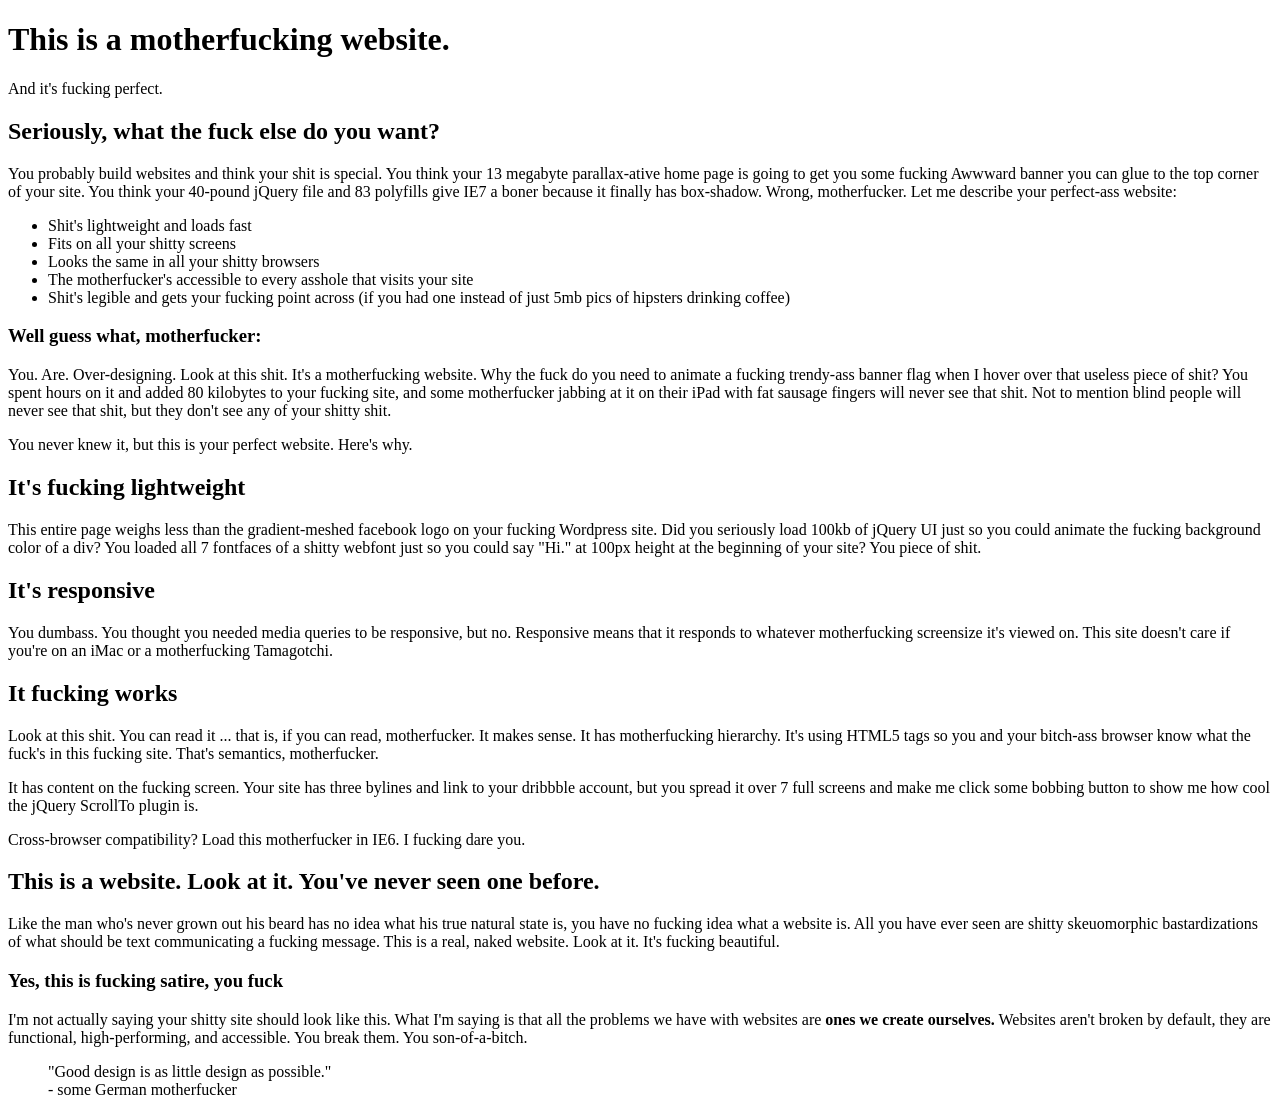
<file: Lab/index.html>
<!DOCTYPE html>
<html lang="en">

<head>
    <meta charset="UTF-8">
    <meta name="viewport" content="width=device-width, initial-scale=1.0">
    <title>Document</title>
</head>

<body>
    <h1>This is a motherfucking website.</h1>
    <p>And it's fucking perfect.</p>
    <h2>Seriously, what the fuck else do you want?</h2>
    <p>You probably build websites and think your shit is special. You think your 13 megabyte parallax-ative home page
        is going to get you some fucking Awwward banner you can glue to the top corner of your site. You think your
        40-pound jQuery file and 83 polyfills give IE7 a boner because it finally has box-shadow. Wrong, motherfucker.
        Let me describe your perfect-ass website:
    </p>
    <ul>
        <li>Shit's lightweight and loads fast
        </li>
        <li>Fits on all your shitty screens
        </li>
        <li>Looks the same in all your shitty browsers
        </li>
        <li>The motherfucker's accessible to every asshole that visits your site
        </li>
        <li>Shit's legible and gets your fucking point across (if you had one instead of just 5mb pics of hipsters
            drinking coffee)
        </li>
    </ul>
    <h3>Well guess what, motherfucker:
    </h3>
    <p>You. Are. Over-designing. Look at this shit. It's a motherfucking website. Why the fuck do you need to animate a
        fucking trendy-ass banner flag when I hover over that useless piece of shit? You spent hours on it and added 80
        kilobytes to your fucking site, and some motherfucker jabbing at it on their iPad with fat sausage fingers will
        never see that shit. Not to mention blind people will never see that shit, but they don't see any of your shitty
        shit.
    </p>
    <p>You never knew it, but this is your perfect website. Here's why.
    </p>
    <h2>It's fucking lightweight
    </h2>
    <p>This entire page weighs less than the gradient-meshed facebook logo on your fucking Wordpress site. Did you
        seriously load 100kb of jQuery UI just so you could animate the fucking background color of a div? You loaded
        all 7 fontfaces of a shitty webfont just so you could say "Hi." at 100px height at the beginning of your site?
        You piece of shit.
    </p>
    <h2>It's responsive
    </h2>
    <p>You dumbass. You thought you needed media queries to be responsive, but no. Responsive means that it responds to
        whatever motherfucking screensize it's viewed on. This site doesn't care if you're on an iMac or a motherfucking
        Tamagotchi.
    </p>
    <h2>It fucking works
    </h2>
    <p>Look at this shit. You can read it ... that is, if you can read, motherfucker. It makes sense. It has
        motherfucking hierarchy. It's using HTML5 tags so you and your bitch-ass browser know what the fuck's in this
        fucking site. That's semantics, motherfucker.
    </p>
    <p>It has content on the fucking screen. Your site has three bylines and link to your dribbble account, but you
        spread it over 7 full screens and make me click some bobbing button to show me how cool the jQuery ScrollTo
        plugin is.
    </p>
    <p>Cross-browser compatibility? Load this motherfucker in IE6. I fucking dare you.
    </p>
    <h2>This is a website. Look at it. You've never seen one before.
    </h2>
    <p>Like the man who's never grown out his beard has no idea what his true natural state is, you have no fucking idea
        what a website is. All you have ever seen are shitty skeuomorphic bastardizations of what should be text
        communicating a fucking message. This is a real, naked website. Look at it. It's fucking beautiful.
    </p>
    <h3>Yes, this is fucking satire, you fuck
    </h3>
    <p>I'm not actually saying your shitty site should look like this. What I'm saying is that all the problems we have
        with websites
        are <strong>ones we create ourselves.</strong> Websites aren't broken by default, they are functional,
        high-performing, and accessible. You break them. You son-of-a-bitch.
    </p>
    <blockquote>"Good design is as little design as possible."

        <br>
        - some German motherfucker
    </blockquote>
</body>

</html>
</file>
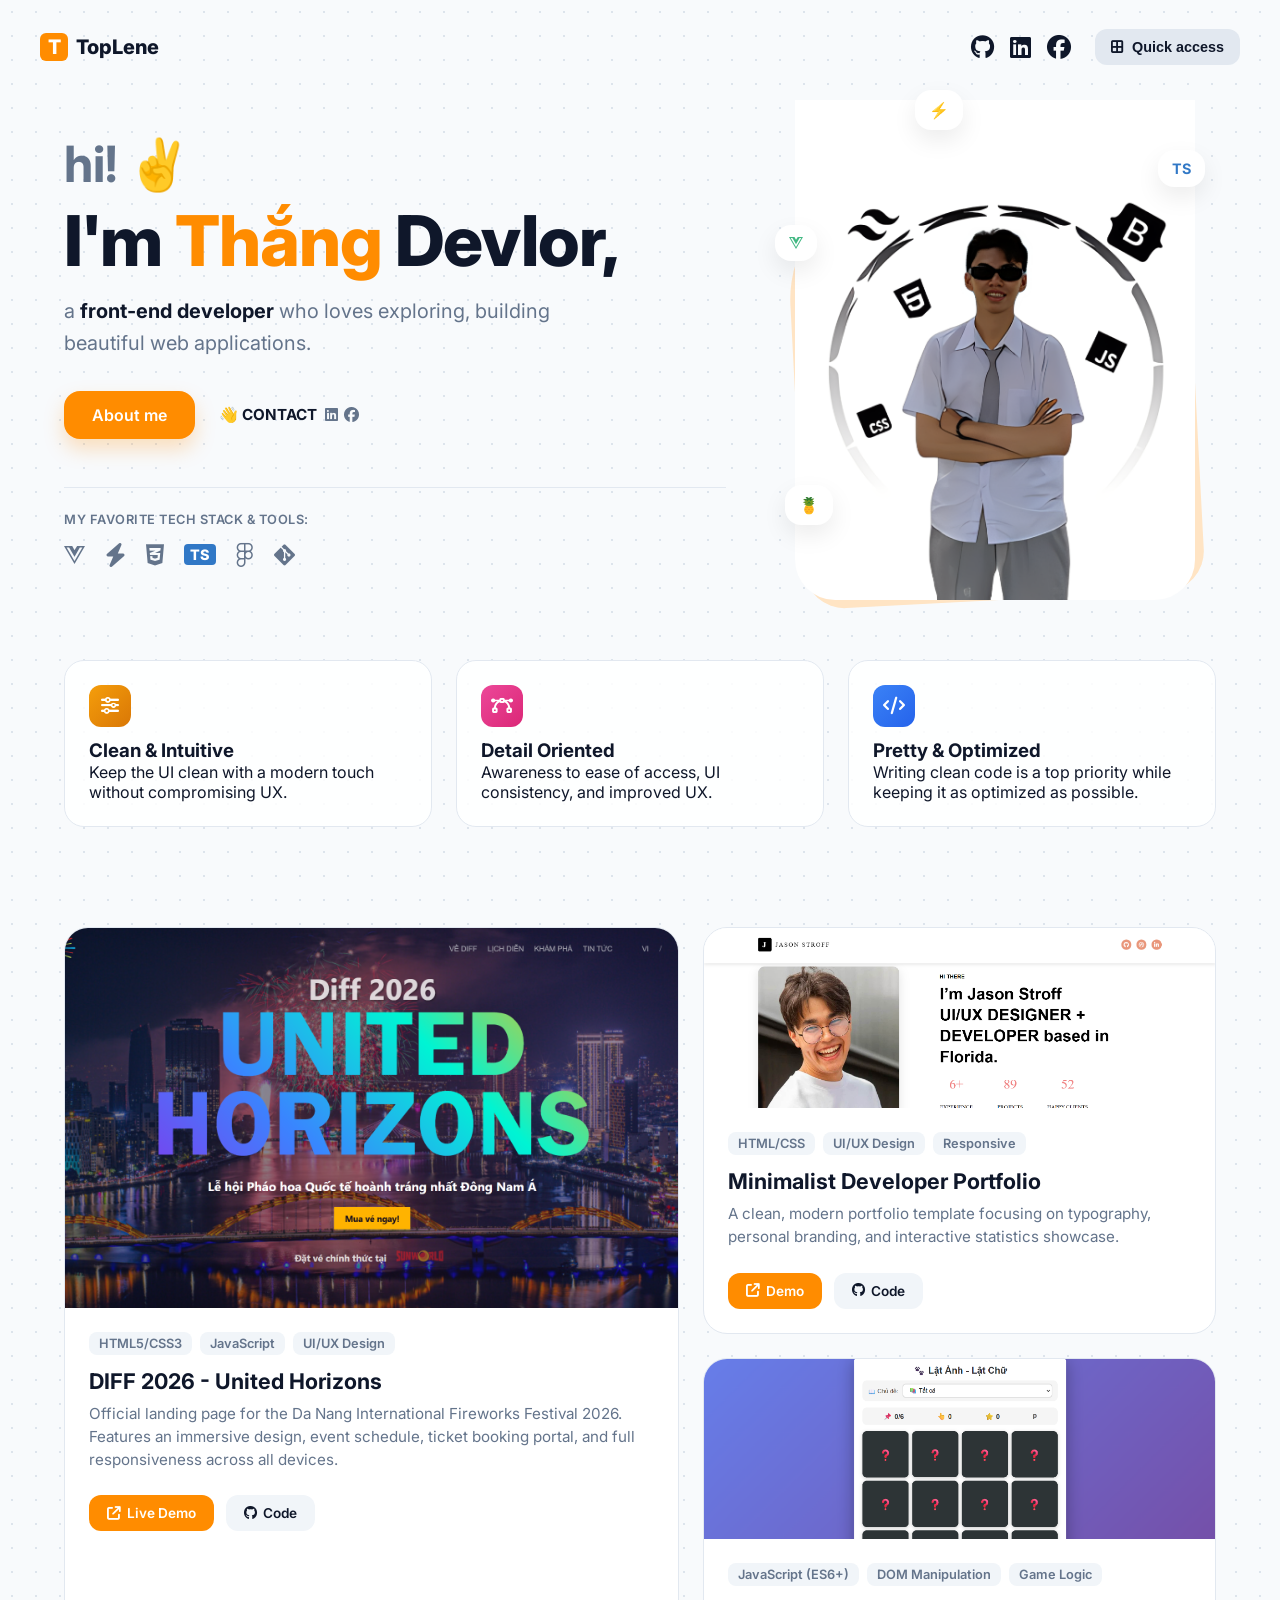
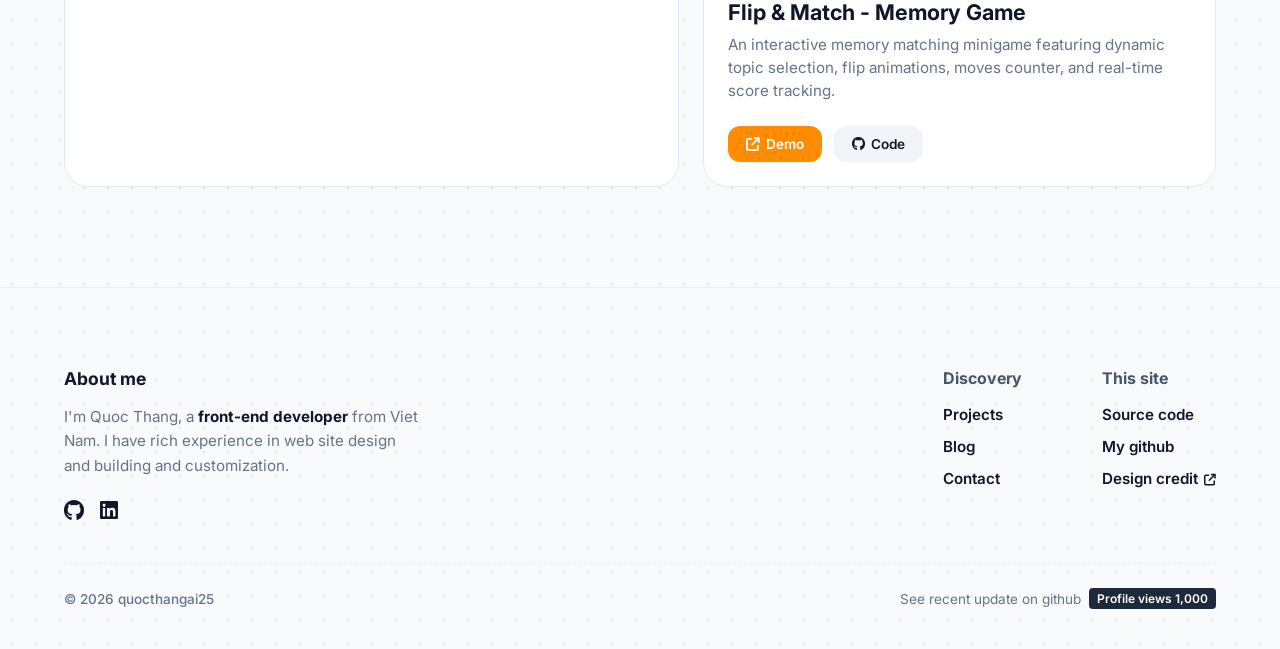
<file: Lab12/index.html>
<!doctype html>
<html lang="vi">
  <head>
    <meta charset="UTF-8" />
    <meta name="viewport" content="width=device-width, initial-scale=1.0" />
    <title>Portfolio - Front-End Developer</title>
    <link rel="stylesheet" href="style.css" />
    <!-- Font chữ Inter từ Google Fonts -->
    <link rel="preconnect" href="https://fonts.googleapis.com" />
    <link rel="preconnect" href="https://fonts.gstatic.com" crossorigin />
    <link
      href="https://fonts.googleapis.com/css2?family=Inter:wght@400;500;600;700;800&display=swap"
      rel="stylesheet"
    />
    <!-- FontAwesome để lấy các icon mạng xã hội -->
    <link
      rel="stylesheet"
      href="https://cdnjs.cloudflare.com/ajax/libs/font-awesome/6.4.0/css/all.min.css"
    />
  </head>
  <body>
    <!-- Background Grid Pattern -->
    <div class="bg-pattern"></div>

    <!-- Header -->
    <header class="header">
      <!-- Khối 1: Bên trái -->
      <div class="logo">
        <span class="logo-icon">T</span>
        <span class="logo-text">TopLene</span>
      </div>

      <!-- Khối 2: Bên phải -->
      <div class="header-right">
        <div class="social-icons">
          <a href="https://github.com/quocthangai25"
            ><i class="fa-brands fa-github"></i
          ></a>
          <a href="#"><i class="fa-brands fa-linkedin"></i></a>
          <a href="#"><i class="fa-brands fa-facebook"></i></a>
        </div>
        <button class="btn-quick">
          <i class="fa-solid fa-border-all"></i> Quick access
        </button>
      </div>
    </header>

    <!-- Hero Section -->
    <!-- MAIN CONTAINER (Bao bọc toàn bộ nội dung trang) -->
    <main>
      <!-- 1. HERO SECTION -->
      <section class="hero" id="hero">
        <div class="container hero-container">
          <!-- Cột trái: Thông tin -->
          <div class="hero-content">
            <h3 class="hero-greeting">
              hi! <span class="wave-emoji">✌️</span>
            </h3>
            <h1 class="hero-title reveal-left">
              I'm <span class="highlight">Thắng</span> Devlor,
            </h1>
            <p class="hero-description reveal-left delay-1">
              a <strong>front-end developer</strong> who loves exploring,
              building beautiful web applications.
            </p>

            <!-- CTA Buttons -->
            <div class="hero-buttons reveal-left delay-2">
              <a
                href="https://www.linkedin.com/in/nguy%E1%BB%85n-qu%E1%BB%91c-th%E1%BA%AFng-b49872411/"
                class="btn btn-primary"
                >About me</a
              >
              <a href="#contact" class="link-contact">
                <span>👋 CONTACT</span>
                <div class="contact-icons">
                  <i class="fa-brands fa-linkedin"></i>
                  <i class="fa-brands fa-facebook"></i>
                </div>
              </a>
            </div>

            <!-- Tech Stack -->
            <div class="tech-stack reveal-left delay-3">
              <p class="tech-title">My favorite tech stack & tools:</p>
              <div class="tech-icons">
                <i class="fa-brands fa-vuejs" title="Vue.js"></i>
                <i class="fa-solid fa-bolt" title="Vite"></i>
                <i
                  class="fa-brands fa-css3-alt"
                  title="Tailwind CSS / CSS3"
                ></i>
                <span class="badge-ts" title="TypeScript">TS</span>
                <i class="fa-brands fa-figma" title="Figma"></i>
                <i class="fa-brands fa-git-alt" title="Git"></i>
              </div>
            </div>
          </div>

          <!-- Cột phải: Ảnh đại diện & Floating elements -->
          <div class="hero-visual reveal-right delay-1">
            <div class="avatar-wrapper">
              <!-- Hình khối nền phía sau ảnh -->
              <div class="avatar-bg"></div>

              <!-- Ảnh đại diện -->
              <img
                src="img/Foto de perfil instagram profesional minimalista beige (1) (1).png"
                alt="Profile"
                class="avatar-img"
              />

              <!-- Icon trôi nổi xung quanh -->
              <div class="floating-badge float-1">
                <span class="ts-text">TS</span>
              </div>
              <div class="floating-badge float-2">
                <i class="fa-brands fa-vuejs" style="color: #42b883"></i>
              </div>
              <div class="floating-badge float-3">🍍</div>
              <div class="floating-badge float-4">⚡</div>
            </div>
          </div>
        </div>
      </section>

      <!-- 2. VALUES / FEATURES SECTION (3 thẻ khoanh tròn) -->
      <section class="features-section reveal-up">
        <div class="container features-container">
          <div class="feature-card delay-0">
            <div class="feature-badge badge-amber">
              <i class="fa-solid fa-sliders"></i>
            </div>
            <div class="feature-content">
              <h3>Clean & Intuitive</h3>
              <p>
                Keep the UI clean with a modern touch without compromising UX.
              </p>
            </div>
          </div>

          <div class="feature-card delay-1">
            <div class="feature-badge badge-pink">
              <i class="fa-solid fa-bezier-curve"></i>
            </div>
            <div class="feature-content">
              <h3>Detail Oriented</h3>
              <p>
                Awareness to ease of access, UI consistency, and improved UX.
              </p>
            </div>
          </div>

          <div class="feature-card delay-2">
            <div class="feature-badge badge-blue">
              <i class="fa-solid fa-code"></i>
            </div>
            <div class="feature-content">
              <h3>Pretty & Optimized</h3>
              <p>
                Writing clean code is a top priority while keeping it as
                optimized as possible.
              </p>
            </div>
          </div>
        </div>
      </section>

      <!-- 3. FEATURED PROJECTS SECTION (Dự án nổi bật Bento Grid) -->
      <section class="projects-section" id="projects">
        <div class="container">
          <!-- THẺ BỌC LƯỚI BENTO GRID (BẮT BUỘC PHẢI CÓ) -->
          <div class="projects-grid">
            <!-- MAIN PROJECT (LEFT) -->
            <div class="project-card main-project reveal-left">
              <div class="project-image-wrapper">
                <img
                  src="img/Screenshot 2026-07-27 111728.png"
                  alt="DIFF 2026 Landing Page"
                  class="project-img"
                />
              </div>
              <div class="project-info">
                <div class="project-tags">
                  <span class="tag">HTML5/CSS3</span>
                  <span class="tag">JavaScript</span>
                  <span class="tag">UI/UX Design</span>
                </div>
                <h3 class="project-name">DIFF 2026 - United Horizons</h3>
                <p class="project-desc">
                  Official landing page for the Da Nang International Fireworks
                  Festival 2026. Features an immersive design, event schedule,
                  ticket booking portal, and full responsiveness across all
                  devices.
                </p>
                <div class="project-links">
                  <a
                    href="https://quocthangai25.github.io/SgroupLabNew/Lab10/"
                    class="btn-demo"
                    target="_blank"
                  >
                    <i class="fa-solid fa-arrow-up-right-from-square"></i> Live
                    Demo
                  </a>
                  <a
                    href="https://github.com/QuocThangAI25/SgroupLabNew/tree/main/Lab10"
                    class="btn-code"
                    target="_blank"
                  >
                    <i class="fa-brands fa-github"></i> Code
                  </a>
                </div>
              </div>
            </div>

            <!-- DỰ ÁN NHỎ 1 (Bên phải trên) -->
            <!-- DỰ ÁN NHỎ 1 (Bên phải trên - Minimalist Personal Portfolio) -->
            <div class="project-card sub-project reveal-right delay-1">
              <div class="project-image-wrapper">
                <!-- Bạn nhớ lưu ảnh vừa gửi vào thư mục img/ và thay tên file tương ứng nhé -->
                <img
                  src="img/Screenshot 2026-07-27 113035.png"
                  alt="Jason Stroff Portfolio"
                  class="project-img"
                />
              </div>
              <div class="project-info">
                <div class="project-tags">
                  <span class="tag">HTML/CSS</span>
                  <span class="tag">UI/UX Design</span>
                  <span class="tag">Responsive</span>
                </div>
                <h3 class="project-name">Minimalist Developer Portfolio</h3>
                <p class="project-desc">
                  A clean, modern portfolio template focusing on typography,
                  personal branding, and interactive statistics showcase.
                </p>
                <div class="project-links">
                  <a
                    href="https://quocthangai25.github.io/SgroupLabNew/Lab3/"
                    class="btn-demo"
                    target="_blank"
                  >
                    <i class="fa-solid fa-arrow-up-right-from-square"></i> Demo
                  </a>
                  <a
                    href="https://github.com/QuocThangAI25/SgroupLabNew/tree/main/Lab3"
                    class="btn-code"
                    target="_blank"
                  >
                    <i class="fa-brands fa-github"></i> Code
                  </a>
                </div>
              </div>
            </div>

            <!-- DỰ ÁN NHỎ 2 (Bên phải dưới) -->
            <!-- DỰ ÁN NHỎ 2 (Bên phải dưới - Interactive Memory Game) -->
            <div class="project-card sub-project reveal-up delay-2">
              <div class="project-image-wrapper">
                <!-- Đường dẫn đến ảnh chụp màn hình game Lật Ảnh - Lật Chữ -->
                <img
                  src="img/Screenshot 2026-07-27 141401.png"
                  alt="Memory Card Game"
                  class="project-img"
                />
              </div>
              <div class="project-info">
                <div class="project-tags">
                  <span class="tag">JavaScript (ES6+)</span>
                  <span class="tag">DOM Manipulation</span>
                  <span class="tag">Game Logic</span>
                </div>
                <h3 class="project-name">Flip & Match - Memory Game</h3>
                <p class="project-desc">
                  An interactive memory matching minigame featuring dynamic
                  topic selection, flip animations, moves counter, and real-time
                  score tracking.
                </p>
                <div class="project-links">
                  <a
                    href="https://quocthangai25.github.io/SgroupLabNew/Lab9/"
                    class="btn-demo"
                    target="_blank"
                  >
                    <i class="fa-solid fa-arrow-up-right-from-square"></i> Demo
                  </a>
                  <a
                    href="https://github.com/QuocThangAI25/SgroupLabNew/tree/main/Lab9"
                    class="btn-code"
                    target="_blank"
                  >
                    <i class="fa-brands fa-github"></i> Code
                  </a>
                </div>
              </div>
            </div>
          </div>
          <!-- Đóng .projects-grid -->
        </div>
        <!-- Đóng .container -->
      </section>
    </main>
    <footer class="site-footer">
      <!-- Thay lớp container thành footer-content-full -->
      <div class="footer-content-full">
        <!-- Cột trái: About me -->
        <div class="footer-about reveal-left">
          <h3 class="footer-title">About me</h3>
          <p class="footer-desc">
            I'm Quoc Thang, a <strong>front-end developer</strong> from Viet
            Nam. I have rich experience in web site design and building and
            customization.
          </p>
          <div class="footer-socials">
            <a
              href="https://github.com/quocthangai25"
              target="_blank"
              aria-label="GitHub"
            >
              <i class="fa-brands fa-github"></i>
            </a>
            <a href="#" target="_blank" aria-label="LinkedIn">
              <i class="fa-brands fa-linkedin"></i>
            </a>
          </div>
        </div>

        <!-- Cột phải: Discovery & This site -->
        <div class="footer-links-group reveal-right">
          <div class="footer-column">
            <h4 class="column-title">Discovery</h4>
            <ul class="footer-links">
              <li><a href="#projects">Projects</a></li>
              <li><a href="#blog">Blog</a></li>
              <li><a href="#contact">Contact</a></li>
            </ul>
          </div>

          <div class="footer-column">
            <h4 class="column-title">This site</h4>
            <ul class="footer-links">
              <li>
                <a
                  href="https://github.com/quocthangai25/SgroupLabNew"
                  target="_blank"
                  >Source code</a
                >
              </li>
              <li>
                <a href="https://github.com/quocthangai25" target="_blank"
                  >My github</a
                >
              </li>
              <li>
                <a href="#" target="_blank">
                  Design credit
                  <i class="fa-solid fa-arrow-up-right-from-square icon-sm"></i>
                </a>
              </li>
            </ul>
          </div>
        </div>
      </div>

      <!-- Dòng copyright phía dưới cũng tràn rộng -->
      <div class="footer-content-full footer-bottom">
        <p class="copyright">&copy; 2026 quocthangai25</p>
        <div class="footer-badge">
          <span>See recent update on github</span>
          <span class="badge-count">Profile views 1,000</span>
        </div>
      </div>
    </footer>

    <script src="script.js"></script>
  </body>
</html>
</file>
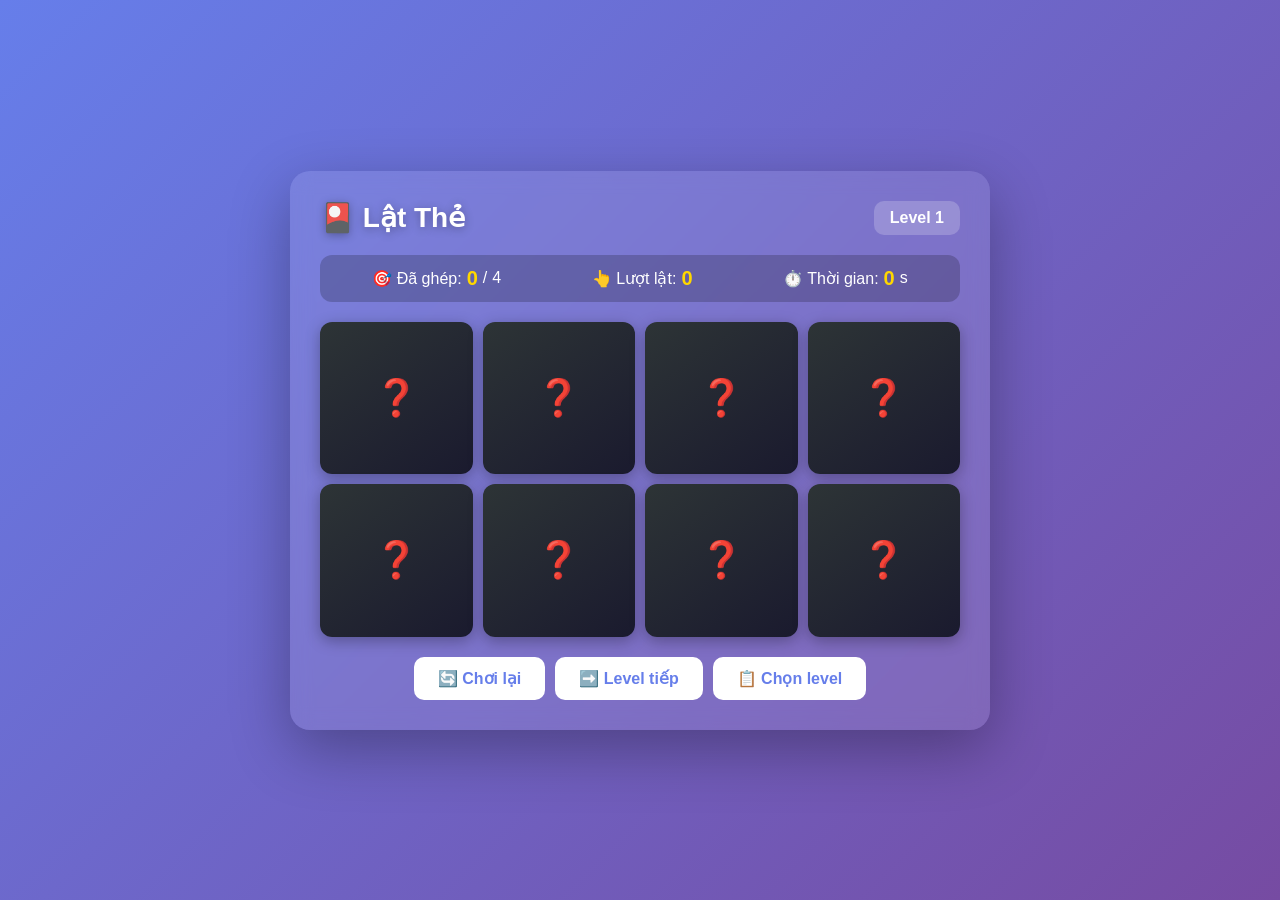
<file: Lab8/index.html>
<!doctype html>
<html lang="vi">
  <head>
    <meta charset="UTF-8" />
    <meta name="viewport" content="width=device-width, initial-scale=1.0" />
    <title>🎴 Game Lật Thẻ - Nhiều Level</title>
    <link rel="stylesheet" href="style.css" />
  </head>
  <body>
    <div class="game-container">
      <div class="header">
        <h1>🎴 Lật Thẻ</h1>
        <div class="level-info">Level <span id="levelDisplay">1</span></div>
      </div>

      <!-- Bảng thống kê -->
      <div class="stats">
        <span
          >🎯 Đã ghép: <span class="number" id="pairsCount">0</span>/<span
            id="totalPairs"
            >0</span
          ></span
        >
        <span>👆 Lượt lật: <span class="number" id="movesCount">0</span></span>
        <span
          >⏱️ Thời gian: <span class="number" id="timerDisplay">0</span>s</span
        >
      </div>

      <!-- Bảng thẻ -->
      <div class="board" id="board"></div>

      <!-- Nút điều khiển -->
      <div class="controls">
        <button onclick="resetCurrentLevel()">🔄 Chơi lại</button>
        <button onclick="nextLevel()">➡️ Level tiếp</button>
        <button onclick="showLevelMenu()">📋 Chọn level</button>
      </div>
    </div>

    <!-- Popup chiến thắng -->
    <div class="popup-overlay" id="winPopup">
      <div class="popup-content">
        <span class="emoji-big">🎉</span>
        <h2>Chúc mừng!</h2>
        <p>Bạn đã hoàn thành Level <span id="winLevel">1</span></p>
        <p>Số lượt lật: <strong id="winMoves">0</strong></p>
        <p>Thời gian: <strong id="winTime">0</strong> giây</p>
        <div class="stars" id="winStars">⭐⭐⭐</div>
        <div>
          <button class="btn-next" onclick="nextLevel()">
            ➡️ Level tiếp theo
          </button>
          <button class="btn-retry" onclick="resetCurrentLevel()">
            🔄 Chơi lại
          </button>
        </div>
      </div>
    </div>
    <script src="script.js"></script>
  </body>
</html>
</file>
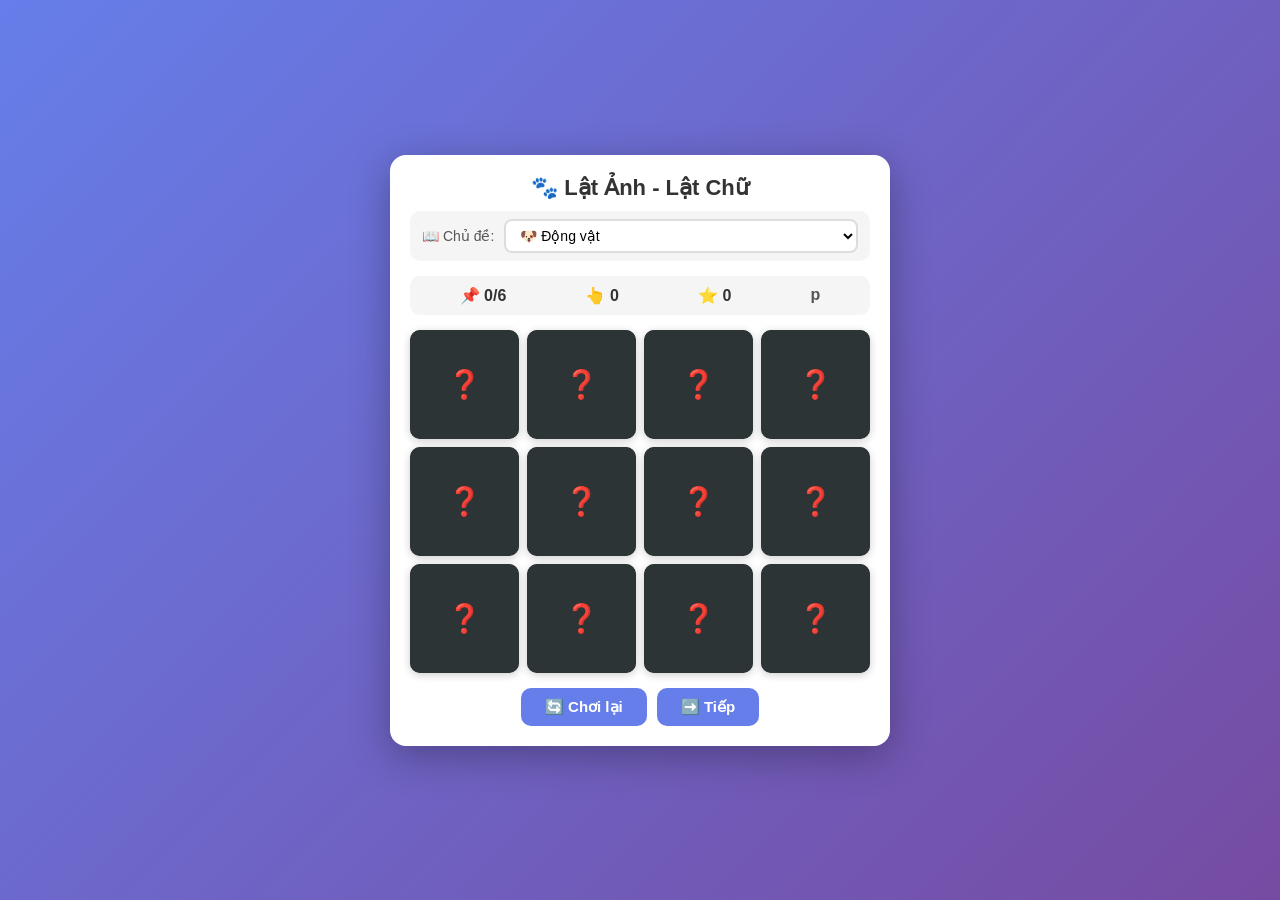
<file: Lab9/index.html>
<!doctype html>
<html lang="vi">
  <head>
    <meta charset="UTF-8" />
    <meta name="viewport" content="width=device-width, initial-scale=1.0" />
    <title>Lật Ảnh - Lật Chữ</title>
    <link rel="stylesheet" href="style.css" />
  </head>
  <body>
    <div class="game-container">
      <h1>🐾 Lật Ảnh - Lật Chữ</h1>

      <!-- Chọn chủ đề -->
      <div class="theme-selector">
        <label>📖 Chủ đề:</label>
        <select id="themeSelect" onchange="changeTheme()">
          <option value="animal">🐶 Động vật</option>
          <option value="fruit">🍎 Trái cây</option>
          <option value="food">🍕 Đồ ăn</option>
          <option value="vehicle">🚗 Phương tiện</option>
          <option value="color">🎨 Màu sắc</option>
          <option value="emotion">😊 Cảm xúc</option>
          <option value="all">📚 Tất cả</option>
        </select>
      </div>

      <div class="stats">
        <span>📌 <span id="pairs">0</span>/6</span>
        <span>👆 <span id="moves">0</span></span>
        <span>⭐ <span id="score">0</span></span
        >p
      </div>

      <div class="board" id="board"></div>

      <div class="controls">
        <button onclick="resetGame()">🔄 Chơi lại</button>
        <button onclick="nextRound()">➡️ Tiếp</button>
      </div>
    </div>

    <div class="popup" id="popup">
      <div class="popup-content">
        <h2>🎉 Hoàn thành!</h2>
        <p>⭐ Điểm: <span id="finalScore">0</span></p>
        <p>👆 Lượt lật: <span id="finalMoves">0</span></p>
        <button onclick="resetGame()">🔄 Chơi lại</button>
        <button onclick="nextRound()">➡️ Tiếp</button>
      </div>
    </div>

    <script src="script.js"></script>
  </body>
</html>
</file>
<file: Lab12/style.css>
/* --- RESET & BASIC STYLES --- */
* {
  margin: 0;
  padding: 0;
  box-sizing: border-box;
}

:root {
  --primary-color: darkorange; /* Đổi về màu cam thương hiệu của bạn */
  --primary-hover: #e07b00;
  --text-dark: #0f172a;
  --text-muted: #64748b;
  --bg-color: #f8fafc;
  --border-color: #e2e8f0;
  --font-family: "Inter", sans-serif;
}
/* Thêm vào đầu file style.css */
html {
  scroll-behavior: smooth;
}
body {
  font-family: var(--font-family);
  background-color: var(--bg-color);
  color: var(--text-dark);
  min-height: 100vh;
  display: flex;
  flex-direction: column;
  position: relative;
  overflow-x: hidden;
  padding-top: 80px; /* Đảm bảo nội dung không bị che bởi header cố định */
}

/* Background Lưới mờ */
.bg-pattern {
  position: absolute;
  top: 0;
  left: 0;
  width: 100%;
  height: 100%;
  background-image: radial-gradient(#cbd5e1 1px, transparent 1px);
  background-size: 24px 24px;
  z-index: -1;
  opacity: 0.6;
}

.container {
  max-width: 1200px;
  margin: 0 auto;
  padding: 0 24px;
  width: 100%;
}

a {
  color: inherit;
  text-decoration: none;
}

/* --- HEADER --- */
.header {
  display: flex;
  justify-content: space-between;
  align-items: center;
  padding: 20px 40px 5px 40px;
  width: 100%;
  height: 80px;
}
.header {
  position: fixed;
  top: 0;
  left: 0;
  width: 100%;
  z-index: 1000;

  /* Mặc định ở trên cùng: Nền trong suốt để lộ họa tiết Grid của trang web */
  background-color: transparent;
  backdrop-filter: blur(0px);
  -webkit-backdrop-filter: blur(0px);
  border-bottom: 1px solid transparent;

  /* Hiệu ứng mượt khi chuyển đổi trạng thái */
  transition:
    background-color 0.3s ease,
    backdrop-filter 0.3s ease,
    border-color 0.3s ease,
    box-shadow 0.3s ease;
}
.header.scrolled {
  /* Chuyển sang nền trắng mờ (80%) + Kính mờ như ảnh bạn gửi */
  background-color: rgba(255, 255, 255, 0.8);
  backdrop-filter: blur(12px);
  -webkit-backdrop-filter: blur(12px);

  /* Viền dưới nhẹ nhàng */
  border-bottom: 1px solid rgba(226, 232, 240, 0.7);
  box-shadow: 0 4px 20px rgba(0, 0, 0, 0.05);
}

.header-right {
  display: flex;
  align-items: center;
  gap: 24px;
}

.social-links,
.social-icons {
  display: flex;
  align-items: center;
  gap: 16px;
}

.social-icon,
.header .social-links a,
.header .social-icons a {
  color: var(--text-dark);
  font-size: 1.5rem;
  display: inline-flex;
  align-items: center;
  justify-content: center;
  transition:
    transform 0.2s,
    color 0.2s;
}

.social-icon i,
.header .social-links a i,
.header .social-icons a i {
  font-size: 1.5rem !important;
}

.social-icon:hover,
.header .social-links a:hover,
.header .social-icons a:hover {
  color: var(--primary-color);
  transform: translateY(-2px);
}

.logo {
  display: flex;
  align-items: center;
  gap: 8px;
  text-decoration: none;
  font-weight: 800;
  font-size: 1.25rem;
  color: var(--text-dark);
}

.logo-icon {
  background-color: var(--primary-color);
  color: white;
  width: 28px;
  height: 28px;
  display: flex;
  align-items: center;
  justify-content: center;
  border-radius: 6px;
}

.btn-quick {
  background-color: #e2e8f0;
  border: none;
  padding: 10px 16px;
  border-radius: 12px;
  font-weight: 600;
  font-size: 0.9rem;
  cursor: pointer;
  display: flex;
  align-items: center;
  gap: 8px;
  color: var(--text-dark);
  transition: background 0.2s;
}

.btn-quick:hover {
  background-color: #cbd5e1;
}

/* --- HERO SECTION --- */
.hero {
  padding: 20px 0 40px 0;
}

.hero-container {
  display: grid;
  grid-template-columns: 1.2fr 0.8fr;
  gap: 48px;
  align-items: center;
}

.hero-greeting {
  font-size: 50px;
  font-weight: 700;
  margin-bottom: 8px;
  color: var(--text-muted);
}

.wave-emoji {
  display: inline-block;
  animation: wave 2s infinite;
  transform-origin: 70% 70%;
}

.hero-title {
  font-size: 70px;
  font-weight: 800;
  letter-spacing: -1px;
  line-height: 1.1;
  margin-bottom: 16px;
}

.highlight {
  color: var(--primary-color);
}

.hero-description {
  font-size: 1.25rem;
  color: var(--text-muted);
  max-width: 500px;
  line-height: 1.6;
  margin-bottom: 32px;
}

.hero-description strong {
  color: var(--text-dark);
}

.hero-buttons {
  display: flex;
  align-items: center;
  gap: 24px;
  margin-bottom: 48px;
}

.btn-primary {
  background-color: var(--primary-color);
  color: white;
  padding: 14px 28px;
  border-radius: 16px;
  font-weight: 600;
  box-shadow: 0 10px 20px rgba(255, 140, 0, 0.25);
  transition: all 0.2s;
}

.btn-primary:hover {
  background-color: var(--primary-hover);
  transform: translateY(-2px);
}

.link-contact {
  display: flex;
  align-items: center;
  gap: 8px;
  color: var(--text-dark);
  font-weight: 700;
  font-size: 0.95rem;
  transition: color 0.2s;
}

.link-contact:hover {
  color: var(--primary-color);
}

.contact-icons {
  display: flex;
  gap: 6px;
  color: var(--text-muted);
}

.link-contact:hover .contact-icons i {
  color: var(--primary-color);
}

/* Tech Stack */
.tech-stack {
  border-top: 1px solid var(--border-color);
  padding-top: 24px;
}

.tech-title {
  font-size: 0.8rem;
  font-weight: 600;
  text-transform: uppercase;
  color: var(--text-muted);
  letter-spacing: 0.5px;
  margin-bottom: 16px;
}

.tech-icons {
  display: flex;
  align-items: center;
  gap: 20px;
  font-size: 1.5rem;
  color: var(--text-muted);
}
.tech-icons i {
  transition:
    color 0.2s,
    transform 0.2s;
}
.tech-icons i:hover {
  color: var(--primary-color);
  transform: translateY(-2px);
}

.badge-ts {
  font-size: 0.9rem;
  font-weight: 800;
  background-color: #3178c6;
  color: white;
  padding: 2px 6px;
  border-radius: 4px;
}

/* Avatar Visual */
.hero-visual {
  display: flex;
  justify-content: center;
  align-items: center;
}

.avatar-wrapper {
  position: relative;
  width: 400px;
  height: 500px;
  display: flex;
  justify-content: center;
  align-items: flex-end;
}

.avatar-bg {
  position: absolute;
  width: 100%;
  height: 85%;
  background-color: #ffe4c4; /* Đổi màu nền avatar sang cam nhạt cho tiệp màu */
  border-radius: 120px 120px 40px 40px;
  bottom: 0;
  z-index: 1;
  transform: rotate(-3deg);
}

.avatar-img {
  position: relative;
  z-index: 2;
  width: 100%;
  height: 100%;
  object-fit: cover;
  border-bottom-left-radius: 40px;
  border-bottom-right-radius: 40px;
}

.floating-badge {
  position: absolute;
  background: white;
  padding: 10px 14px;
  border-radius: 16px;
  box-shadow: 0 10px 25px rgba(0, 0, 0, 0.08);
  z-index: 3;
  display: flex;
  align-items: center;
  justify-content: center;
  font-weight: bold;
}

.float-1 {
  top: 10%;
  right: -10px;
  animation: float 3s ease-in-out infinite;
}
.float-2 {
  top: 25%;
  left: -20px;
  animation: float 4s ease-in-out infinite 1s;
}
.float-3 {
  bottom: 15%;
  left: -10px;
  animation: float 3.5s ease-in-out infinite 0.5s;
}
.float-4 {
  top: -10px;
  left: 30%;
  animation: float 4.5s ease-in-out infinite 1.5s;
}
/* Khai báo hiệu ứng bay nhấp nhô */
@keyframes float {
  0%,
  100% {
    transform: translateY(0px) rotate(0deg);
  }
  50% {
    transform: translateY(-12px) rotate(5deg); /* Bềnh bồng lên 12px */
  }
}

/* Áp dụng vào icon */
.tech-icon,
.floating-icon {
  animation: float 3s ease-in-out infinite; /* Chạy liên tục vô tận */
  display: inline-block; /* BẮT BUỘC có để transform hoạt động */
}
.ts-text {
  color: #3178c6;
  font-size: 0.9rem;
}

/* --- 🌟 FEATURES / VALUE CARDS SECTION (3 THẺ DÀN HÀNG NGANG) --- */
.features-section {
  padding: 20px 0 60px 0;
}

.features-container {
  display: grid;
  grid-template-columns: repeat(3, 1fr);
  gap: 24px;
}

.feature-card {
  background: rgba(255, 255, 255, 0.85);
  backdrop-filter: blur(10px);
  border: 1px solid var(--border-color);
  border-radius: 20px;
  padding: 24px;
  display: flex;
  flex-direction: column;
  gap: 12px;
  transition:
    transform 0.3s ease,
    box-shadow 0.3s ease,
    border-color 0.3s ease;
}

.feature-card:hover {
  transform: translateY(-6px);
  box-shadow: 0 16px 32px rgba(255, 140, 0, 0.12);
  border-color: var(--primary-color);
}

.feature-header {
  display: flex;
  align-items: center;
  gap: 12px;
}

.feature-icon,
.feature-badge {
  width: 42px;
  height: 42px;
  border-radius: 12px;
  display: flex;
  align-items: center;
  justify-content: center;
  font-size: 1.1rem;
  color: white;
  flex-shrink: 0;
}

.icon-amber,
.badge-amber {
  background: linear-gradient(135deg, #f59e0b, #d97706);
}
.icon-pink,
.badge-pink {
  background: linear-gradient(135deg, #ec4899, #db2777);
}
.icon-blue,
.badge-blue {
  background: linear-gradient(135deg, #3b82f6, #2563eb);
}

.feature-title {
  font-size: 1.1rem;
  font-weight: 700;
  color: var(--text-dark);
}

.feature-desc {
  font-size: 0.92rem;
  color: var(--text-muted);
  line-height: 1.5;
}

/* --- FEATURED PROJECTS SECTION (BENTO GRID) --- */
.projects-section {
  padding: 40px 0 100px 0;
}

/* Lưới Bento: 2 cột (Trái to, Phải 2 ô nhỏ chồng lên nhau) */
.projects-grid {
  display: grid;
  grid-template-columns: 1.2fr 1fr;
  grid-template-rows: repeat(2, minmax(260px, auto));
  gap: 24px;
}

/* Card dự án chung */
.project-card {
  background: #ffffff;
  border: 1px solid var(--border-color, #e2e8f0);
  border-radius: 24px;
  overflow: hidden;
  display: flex;
  flex-direction: column;
  transition:
    transform 0.3s ease,
    box-shadow 0.3s ease,
    border-color 0.3s ease;
}

.project-card:hover {
  transform: translateY(-6px);
  box-shadow: 0 20px 40px rgba(0, 0, 0, 0.08);
  border-color: rgba(255, 140, 0, 0.4);
}

/* 1. DỰ ÁN LỚN BÊN TRÁI (.main-project) */
.main-project {
  grid-row: span 2; /* Chiếm cả 2 hàng */
}

.main-project .project-image-wrapper {
  height: 380px; /* Cho ảnh dự án chính cao hơn */
}

/* 2. DỰ ÁN NHỎ BÊN PHẢI (.sub-project) */
.sub-project .project-image-wrapper {
  height: 180px;
}

/* Wrapper ảnh */
.project-image-wrapper {
  width: 100%;
  overflow: hidden;
  background-color: #f1f5f9;
  position: relative;
}

.project-img {
  width: 100%;
  height: 100%;
  object-fit: cover;
  object-position: top center; /* Giữ phần giao diện chính của ảnh ở trên cùng */
  transition: transform 0.5s ease;
}

.project-card:hover .project-img {
  transform: scale(1.05);
}

/* Khối nội dung trong Card */
.project-info {
  padding: 24px;
  display: flex;
  flex-direction: column;
  flex: 1;
}

/* Tags công nghệ */
.project-tags {
  display: flex;
  flex-wrap: wrap;
  gap: 8px;
  margin-bottom: 12px;
}

.tag {
  background-color: #f1f5f9;
  color: var(--text-muted, #64748b);
  font-size: 0.8rem;
  font-weight: 600;
  padding: 4px 10px;
  border-radius: 8px;
}

.project-name {
  font-size: 1.35rem;
  font-weight: 700;
  color: var(--text-dark, #0f172a);
  margin-bottom: 8px;
  line-height: 1.3;
}

.project-desc {
  color: var(--text-muted, #64748b);
  font-size: 0.95rem;
  line-height: 1.5;
  margin-bottom: 24px; /* Giới hạn khoảng cách dưới của text */
}

/* Bộ nút Live Demo & Code (.project-links) */
.project-links {
  display: flex;
  align-items: center;
  gap: 12px;
  margin-top: 0; /* Đảm bảo luôn nằm đáy */
}

.btn-demo {
  background-color: var(--primary-color, darkorange);
  color: #ffffff !important;
  font-weight: 600;
  font-size: 0.85rem;
  padding: 10px 18px;
  border-radius: 12px;
  display: inline-flex;
  align-items: center;
  gap: 6px;
  transition:
    background-color 0.2s,
    transform 0.2s;
}

.btn-demo:hover {
  background-color: var(--primary-hover, #e07b00);
  transform: translateY(-2px);
}

.btn-code {
  background-color: #f1f5f9;
  color: var(--text-dark, #0f172a) !important;
  font-weight: 600;
  font-size: 0.85rem;
  padding: 10px 18px;
  border-radius: 12px;
  display: inline-flex;
  align-items: center;
  gap: 6px;
  transition:
    background-color 0.2s,
    transform 0.2s;
}

.btn-code:hover {
  background-color: #e2e8f0;
  transform: translateY(-2px);
}

/* --- RESPONSIVE CHO DỰ ÁN --- */
@media (max-width: 900px) {
  .projects-grid {
    grid-template-columns: 1fr;
    grid-template-rows: auto;
  }

  .main-project {
    grid-row: span 1;
  }

  .main-project .project-image-wrapper,
  .sub-project .project-image-wrapper {
    height: 220px;
  }
}
/* --- FOOTER SECTION --- */
.site-footer {
  padding: 80px 0 40px 0;
  background-color: transparent;
  color: #334155;
  border-top: 1px solid rgba(226, 232, 240, 0.6);
}
.footer-container {
  display: flex;
  justify-content: space-between; /* Đẩy 2 khối ra 2 bên */
  align-items: flex-start;
  width: 100%;
}

/* Cột trái */
.footer-about {
  max-width: 360px; /* Giới hạn chiều rộng bên trái để không bị tràn */
}
.footer-title {
  font-size: 1.1rem;
  font-weight: 700;
  color: #0f172a;
  margin-bottom: 16px;
}
.footer-desc {
  font-size: 0.95rem;
  line-height: 1.6;
  color: #64748b;
  margin-bottom: 20px;
}
.footer-desc strong {
  color: #0f172a;
  font-weight: 700;
}
.footer-socials {
  display: flex;
  gap: 16px;
}
.footer-socials a {
  color: #0f172a;
  font-size: 1.3rem;
  transition:
    opacity 0.2s,
    transform 0.2s;
}

.footer-socials a:hover {
  opacity: 0.7;
  transform: translateY(-2px);
}

/* KHỐI BÊN PHẢI: Chứa Discovery & This site */
.footer-links-group {
  display: flex;
  gap: 80px; /* Khoảng cách giữa cột Discovery và This site */
  margin-left: auto; /* Đảm bảo luôn dồn hẳn về bên phải */
}

.column-title {
  font-size: 1rem;
  font-weight: 700;
  color: #475569;
  margin-bottom: 16px;
}

.footer-links {
  list-style: none;
  padding: 0;
  margin: 0;
}

.footer-links li {
  margin-bottom: 12px;
}

.footer-links a {
  color: #0f172a;
  font-weight: 600;
  font-size: 0.95rem;
  text-decoration: none;
  transition: color 0.2s;
}
.footer-links a:hover {
  color: var(--primary-color, #f97316);
}

.icon-sm {
  font-size: 0.75rem;
  margin-left: 2px;
}

/* DÒNG COPYRIGHT BÊN DƯỚI (Cũng tách 2 bên) */
.footer-bottom {
  display: flex;
  justify-content: space-between;
  align-items: center;
  padding-top: 24px;
  margin-top: 40px;
  border-top: 1px dashed rgba(226, 232, 240, 0.8);
  font-size: 0.85rem;
  color: #64748b;
}

.copyright {
  font-weight: 500;
}

.footer-badge {
  display: flex;
  align-items: center;
  gap: 8px;
}

.badge-count {
  background-color: #1e293b;
  color: #ffffff;
  padding: 3px 8px;
  border-radius: 4px;
  font-size: 0.75rem;
  font-weight: 600;
}
/* Responsive cho Mobile & Tablet */
@media (max-width: 768px) {
  .footer-container {
    flex-direction: column;
    gap: 40px;
  }

  .footer-links-group {
    margin-left: 0;
    width: 100%;
    justify-content: space-between;
    gap: 20px;
  }

  .footer-bottom {
    flex-direction: column;
    align-items: flex-start;
    gap: 12px;
  }
}
/* Đảm bảo thẻ cha dạt 100% chiều rộng màn hình */
.site-footer {
  width: 100%;
  padding: 80px 5% 40px 5%; /* 5% padding 2 bên để không bị dính sát lề màn hình */
  box-sizing: border-box;
}

/* Lớp khung mới giúp tách 2 khối rộng tối đa */
.footer-content-full {
  display: flex;
  justify-content: space-between; /* Đẩy 1 bên sang trái, 1 bên sang phải */
  align-items: flex-start;
  width: 100%;
}

.footer-bottom {
  padding-top: 24px;
  margin-top: 40px;
  border-top: 1px dashed rgba(226, 232, 240, 0.8);
  align-items: center;
}
/* ==========================================
   ENTRANCE & SCROLL ANIMATIONS
   ========================================== */

/* Trạng thái ẩn ban đầu của các phần tử */
.reveal-up {
  opacity: 0;
  transform: translateY(40px);
  transition:
    opacity 0.8s cubic-bezier(0.16, 1, 0.3, 1),
    transform 0.8s cubic-bezier(0.16, 1, 0.3, 1);
  will-change: opacity, transform;
}

.reveal-left {
  opacity: 0;
  transform: translateX(-50px);
  transition:
    opacity 0.8s cubic-bezier(0.16, 1, 0.3, 1),
    transform 0.8s cubic-bezier(0.16, 1, 0.3, 1);
}

.reveal-right {
  opacity: 0;
  transform: translateX(50px);
  transition:
    opacity 0.8s cubic-bezier(0.16, 1, 0.3, 1),
    transform 0.8s cubic-bezier(0.16, 1, 0.3, 1);
}

/* Trạng thái khi xuất hiện (Active) */
.reveal-up.active,
.reveal-left.active,
.reveal-right.active {
  opacity: 1;
  transform: translate(0, 0);
}

/* Tạo độ trễ (Stagger effect) cho các phần tử nối tiếp nhau (như các card dự án) */
.delay-1 {
  transition-delay: 0.1s;
}
.delay-2 {
  transition-delay: 0.2s;
}
.delay-3 {
  transition-delay: 0.3s;
}
.delay-4 {
  transition-delay: 0.4s;
}
/* ==========================================================
   📱 RESPONSIVE DESIGN (TABLET & MOBILE OPTIMIZATION)
   ========================================================== */

/* --- 1. TABLET & MÀN HÌNH NHỎ (Max-width: 1024px) --- */
@media (max-width: 1024px) {
  /* Chuyển Hero về 1 cột */
  .hero-container {
    grid-template-columns: 1fr;
    gap: 40px;
    text-align: center;
  }

  .hero-content {
    display: flex;
    flex-direction: column;
    align-items: center;
  }

  .hero-description {
    max-width: 100%;
  }

  .hero-buttons {
    justify-content: center;
  }

  .tech-stack {
    width: 100%;
    display: flex;
    flex-direction: column;
    align-items: center;
  }

  /* Đặt Avatar vào giữa bên dưới text */
  .hero-visual {
    order: 2;
  }
}

/* --- 2. MOBILE CHUẨN & TABLET NHỎ (Max-width: 768px) --- */
@media (max-width: 768px) {
  /* Chống tràn lề toàn trang */
  body {
    padding-top: 70px;
  }

  /* Header tối ưu gọn gàng */
  .header {
    padding: 12px 16px;
    height: 70px;
  }

  .header-right {
    gap: 12px;
  }

  .btn-quick {
    padding: 8px 12px;
    font-size: 0.8rem;
  }

  .btn-quick i {
    display: none; /* Ẩn icon trên mobile cho đỡ chật */
  }

  .social-icons a {
    font-size: 1.25rem !important;
  }

  /* Hero Section chỉnh cỡ chữ */
  .hero-greeting {
    font-size: 32px;
  }

  .hero-title {
    font-size: 42px; /* Thu nhỏ chữ tiêu đề chính */
  }

  .hero-description {
    font-size: 1rem;
  }

  /* Chuyển các nút CTA thành chiều dọc nếu quá hẹp */
  .hero-buttons {
    flex-direction: column;
    width: 100%;
    gap: 16px;
  }

  .btn-primary {
    width: 100%;
    text-align: center;
  }

  /* Avatar thu nhỏ tỉ lệ động */
  .avatar-wrapper {
    width: 280px;
    height: 350px;
  }

  /* Icon bay xung quanh di chuyển vào sát hơn */
  .float-1 {
    right: -5px;
    top: 5%;
  }
  .float-2 {
    left: -10px;
    top: 20%;
  }
  .float-3 {
    left: -5px;
    bottom: 10%;
  }
  .float-4 {
    left: 20%;
    top: -15px;
  }

  /* 3 Thẻ Features/Values chuyển thành 1 cột */
  .features-container {
    grid-template-columns: 1fr;
    gap: 16px;
  }

  /* Bento Grid chuyển thành 1 cột xếp chồng */
  .projects-grid {
    grid-template-columns: 1fr !important;
    grid-template-rows: auto !important;
  }

  .main-project {
    grid-row: span 1 !important;
  }

  .main-project .project-image-wrapper,
  .sub-project .project-image-wrapper {
    height: 200px;
  }

  /* Footer xếp lại dạng dọc */
  .site-footer {
    padding: 40px 20px 20px 20px;
  }

  .footer-content-full {
    flex-direction: column;
    gap: 32px;
  }

  .footer-links-group {
    width: 100%;
    justify-content: space-between;
    gap: 16px;
  }

  .footer-bottom {
    flex-direction: column;
    align-items: center;
    text-align: center;
    gap: 12px;
  }
}

/* --- 3. ĐIỆN THOẠI MÀN HÌNH NHỎ (Max-width: 480px) --- */
@media (max-width: 480px) {
  .logo-text {
    font-size: 1.1rem;
  }

  .hero-title {
    font-size: 34px;
  }

  .tech-icons {
    flex-wrap: wrap;
    justify-content: center;
    gap: 14px;
  }

  .avatar-wrapper {
    width: 240px;
    height: 300px;
  }

  .project-links {
    flex-direction: column;
    align-items: stretch;
  }

  .btn-demo,
  .btn-code {
    justify-content: center;
    width: 100%;
  }
}
</file>
<file: Lab8/style.css>
/* ===== PHẦN 1: CSS - TẤT CẢ STYLE ===== */
        
        /* Đặt lại mặc định cho toàn bộ trang */
        * {
            margin: 0;
            padding: 0;
            box-sizing: border-box;
        }

        /* Trang nền với gradient màu tím xanh */
        body {
            font-family: 'Segoe UI', Tahoma, Geneva, Verdana, sans-serif;
            min-height: 100vh;
            background: linear-gradient(135deg, #667eea 0%, #764ba2 100%);
            display: flex;
            justify-content: center;
            align-items: center;
            padding: 20px;
        }

        /* Khung chính của game */
        .game-container {
            background: rgba(255, 255, 255, 0.1);
            backdrop-filter: blur(10px);
            padding: 30px;
            border-radius: 20px;
            box-shadow: 0 20px 60px rgba(0, 0, 0, 0.3);
            max-width: 700px;
            width: 100%;
        }

        /* ===== PHẦN HEADER ===== */
        .header {
            display: flex;
            justify-content: space-between;
            align-items: center;
            margin-bottom: 20px;
            flex-wrap: wrap;
            gap: 10px;
        }

        .header h1 {
            color: white;
            font-size: 28px;
            text-shadow: 0 2px 10px rgba(0, 0, 0, 0.3);
        }

        .level-info {
            background: rgba(255, 255, 255, 0.2);
            padding: 8px 16px;
            border-radius: 10px;
            color: white;
            font-weight: bold;
        }

        /* ===== BẢNG THỐNG KÊ ===== */
        .stats {
            display: flex;
            justify-content: space-around;
            background: rgba(0, 0, 0, 0.2);
            padding: 12px;
            border-radius: 12px;
            margin-bottom: 20px;
            color: white;
            font-size: 16px;
            flex-wrap: wrap;
            gap: 10px;
        }

        .stats span {
            display: flex;
            align-items: center;
            gap: 5px;
        }

        .stats .number {
            font-weight: bold;
            color: #ffd700;
            font-size: 20px;
        }

        /* ===== BẢNG THẺ ===== */
        .board {
            display: grid;
            gap: 10px;
            margin-bottom: 20px;
            justify-content: center;
        }

        /* Mỗi thẻ */
        .card {
            aspect-ratio: 1 / 1;
            background: linear-gradient(145deg, #2d3436, #1a1a2e);
            border-radius: 12px;
            display: flex;
            align-items: center;
            justify-content: center;
            font-size: 36px;
            cursor: pointer;
            transition: all 0.3s ease;
            box-shadow: 0 4px 15px rgba(0, 0, 0, 0.3);
            user-select: none;
            position: relative;
            min-height: 70px;
        }

        /* Hiệu ứng khi di chuột vào thẻ chưa lật */
        .card:hover:not(.flipped):not(.matched) {
            transform: scale(1.05);
            box-shadow: 0 6px 25px rgba(255, 255, 255, 0.2);
        }

        /* Thẻ đã lật - hiển thị icon */
        .card.flipped {
            background: white;
            transform: rotateY(180deg);
        }

        /* Thẻ đã ghép đôi */
        .card.matched {
            background: #4CAF50;
            cursor: default;
            opacity: 0.7;
            transform: scale(0.95);
            pointer-events: none;
        }

        /* ===== NÚT ĐIỀU KHIỂN ===== */
        .controls {
            display: flex;
            gap: 10px;
            justify-content: center;
            flex-wrap: wrap;
        }

        .controls button {
            padding: 12px 24px;
            border: none;
            border-radius: 10px;
            font-size: 16px;
            font-weight: bold;
            cursor: pointer;
            transition: all 0.3s ease;
            background: white;
            color: #667eea;
        }

        .controls button:hover {
            transform: scale(1.05);
            box-shadow: 0 4px 20px rgba(255, 255, 255, 0.3);
        }

        .controls button:active {
            transform: scale(0.95);
        }

        /* ===== POPUP CHIẾN THẮNG ===== */
        .popup-overlay {
            position: fixed;
            top: 0;
            left: 0;
            right: 0;
            bottom: 0;
            background: rgba(0, 0, 0, 0.8);
            display: none;
            justify-content: center;
            align-items: center;
            backdrop-filter: blur(5px);
            z-index: 1000;
        }

        .popup-overlay.show {
            display: flex;
        }

        .popup-content {
            background: white;
            padding: 40px 50px;
            border-radius: 20px;
            text-align: center;
            max-width: 400px;
            animation: popIn 0.4s ease;
        }

        @keyframes popIn {
            from {
                transform: scale(0.8) translateY(30px);
                opacity: 0;
            }
            to {
                transform: scale(1) translateY(0);
                opacity: 1;
            }
        }

        .popup-content h2 {
            font-size: 32px;
            margin-bottom: 10px;
            color: #333;
        }

        .popup-content .emoji-big {
            font-size: 64px;
            display: block;
            margin-bottom: 10px;
        }

        .popup-content p {
            font-size: 18px;
            color: #555;
            margin: 8px 0;
        }

        .popup-content .stars {
            font-size: 40px;
            margin: 15px 0;
        }

        .popup-content button {
            padding: 12px 30px;
            border: none;
            border-radius: 10px;
            font-size: 16px;
            font-weight: bold;
            cursor: pointer;
            transition: all 0.3s ease;
            margin: 5px;
        }

        .popup-content .btn-next {
            background: #667eea;
            color: white;
        }

        .popup-content .btn-next:hover {
            background: #5a67d8;
            transform: scale(1.05);
        }

        .popup-content .btn-retry {
            background: #e2e8f0;
            color: #333;
        }

        .popup-content .btn-retry:hover {
            background: #cbd5e0;
            transform: scale(1.05);
        }

        /* ===== RESPONSIVE - TƯƠNG THÍCH ĐIỆN THOẠI ===== */
        @media (max-width: 500px) {
            .game-container {
                padding: 15px;
            }

            .header h1 {
                font-size: 20px;
            }

            .card {
                font-size: 24px;
                min-height: 60px;
            }

            .stats {
                font-size: 14px;
                padding: 8px;
            }

            .controls button {
                padding: 10px 16px;
                font-size: 14px;
            }

            .popup-content {
                padding: 30px 20px;
                margin: 20px;
            }

            .popup-content h2 {
                font-size: 24px;
            }
        }

        /* Khi màn hình rất nhỏ */
        @media (max-width: 380px) {
            .card {
                font-size: 18px;
                min-height: 50px;
            }
            .board {
                gap: 6px;
            }
        }
</file>
<file: Lab9/style.css>
* {
  margin: 0;
  padding: 0;
  box-sizing: border-box;
}

body {
  font-family: Arial, sans-serif;
  min-height: 100vh;
  background: linear-gradient(135deg, #667eea, #764ba2);
  display: flex;
  justify-content: center;
  align-items: center;
  padding: 10px;
}

.game-container {
  background: white;
  padding: 20px;
  border-radius: 16px;
  max-width: 500px;
  width: 100%;
  box-shadow: 0 10px 40px rgba(0, 0, 0, 0.3);
}

h1 {
  text-align: center;
  font-size: 22px;
  margin-bottom: 10px;
  color: #333;
}

.theme-selector {
  display: flex;
  align-items: center;
  gap: 10px;
  margin-bottom: 15px;
  padding: 8px 12px;
  background: #f5f5f5;
  border-radius: 10px;
  font-size: 14px;
  color: #555;
}

.theme-selector select {
  flex: 1;
  padding: 6px 10px;
  border: 2px solid #ddd;
  border-radius: 8px;
  font-size: 14px;
  outline: none;
  background: white;
  cursor: pointer;
}

.theme-selector select:focus {
  border-color: #667eea;
}

.stats {
  display: flex;
  justify-content: space-around;
  background: #f5f5f5;
  padding: 10px;
  border-radius: 10px;
  margin-bottom: 15px;
  font-size: 16px;
  font-weight: bold;
  color: #555;
}

.stats span {
  color: #333;
}

.board {
  display: grid;
  grid-template-columns: repeat(4, 1fr);
  gap: 8px;
  margin-bottom: 15px;
}

.card {
  aspect-ratio: 1;
  background: #2d3436;
  border-radius: 10px;
  display: flex;
  align-items: center;
  justify-content: center;
  cursor: pointer;
  transition: 0.3s;
  box-shadow: 0 2px 8px rgba(0, 0, 0, 0.2);
  perspective: 600px;
  overflow: hidden;
}

.card:hover:not(.flipped):not(.matched) {
  transform: scale(1.05);
}

.card-inner {
  width: 100%;
  height: 100%;
  position: relative;
  transition: 0.5s;
  transform-style: preserve-3d;
}

.card.flipped .card-inner {
  transform: rotateY(180deg);
}

.card-front,
.card-back {
  position: absolute;
  width: 100%;
  height: 100%;
  backface-visibility: hidden;
  border-radius: 10px;
  display: flex;
  align-items: center;
  justify-content: center;
  padding: 5px;
  word-break: break-word;
  text-align: center;
}

.card-front {
  background: #2d3436;
  color: white;
  font-size: 28px;
}

.card-back {
  background: white;
  transform: rotateY(180deg);
  /* TỰ ĐỘNG CO CHỮ NẾU QUÁ DÀI */
  font-size: 24px;
  font-weight: bold;
  color: #2d3436;
}

/* GIẢM CHỮ CHO TỪ DÀI */
.card-back.long-word {
  font-size: 18px;
}

/* GIẢM CHỮ HƠN NỮA CHO TỪ RẤT DÀI */
.card-back.very-long-word {
  font-size: 14px;
}

.card.matched {
  pointer-events: none;
  transform: scale(0.95);
}

.card.matched .card-back {
  background: #4caf50;
  color: white;
}

.controls {
  display: flex;
  gap: 10px;
  justify-content: center;
}

.controls button {
  padding: 10px 24px;
  border: none;
  border-radius: 10px;
  font-size: 15px;
  font-weight: bold;
  cursor: pointer;
  transition: 0.3s;
  background: #667eea;
  color: white;
}

.controls button:hover {
  transform: scale(1.05);
  box-shadow: 0 4px 15px rgba(102, 126, 234, 0.4);
}

.controls button:active {
  transform: scale(0.95);
}

.popup {
  position: fixed;
  top: 0;
  left: 0;
  right: 0;
  bottom: 0;
  background: rgba(0, 0, 0, 0.7);
  display: none;
  justify-content: center;
  align-items: center;
  z-index: 1000;
}

.popup.show {
  display: flex;
}

.popup-content {
  background: white;
  padding: 30px 40px;
  border-radius: 16px;
  text-align: center;
  animation: popIn 0.3s ease;
}

@keyframes popIn {
  from {
    transform: scale(0.8);
    opacity: 0;
  }
  to {
    transform: scale(1);
    opacity: 1;
  }
}

.popup-content h2 {
  font-size: 28px;
  margin-bottom: 10px;
  color: #333;
}

.popup-content p {
  font-size: 18px;
  margin: 8px 0;
  color: #555;
}

.popup-content button {
  padding: 10px 24px;
  border: none;
  border-radius: 10px;
  font-size: 15px;
  font-weight: bold;
  cursor: pointer;
  margin: 5px;
  transition: 0.3s;
  background: #667eea;
  color: white;
}

.popup-content button:hover {
  transform: scale(1.05);
}

@media (max-width: 500px) {
  .game-container {
    padding: 12px;
  }
  h1 {
    font-size: 18px;
  }
  .theme-selector {
    font-size: 13px;
    flex-wrap: wrap;
  }
  .stats {
    font-size: 14px;
    padding: 8px;
  }
  .card {
    font-size: 18px;
  }
  .card-front {
    font-size: 20px;
  }
  .card-back {
    font-size: 18px;
  }
  .card-back.long-word {
    font-size: 14px;
  }
  .card-back.very-long-word {
    font-size: 11px;
  }
  .controls button {
    padding: 8px 16px;
    font-size: 13px;
  }
  .popup-content {
    padding: 20px;
  }
  .popup-content h2 {
    font-size: 22px;
  }
}

@media (max-width: 380px) {
  .card-front {
    font-size: 16px;
  }
  .card-back {
    font-size: 14px;
  }
  .card-back.long-word {
    font-size: 11px;
  }
  .card-back.very-long-word {
    font-size: 9px;
  }
  .stats {
    font-size: 12px;
    flex-wrap: wrap;
    gap: 5px;
  }
}
</file>
